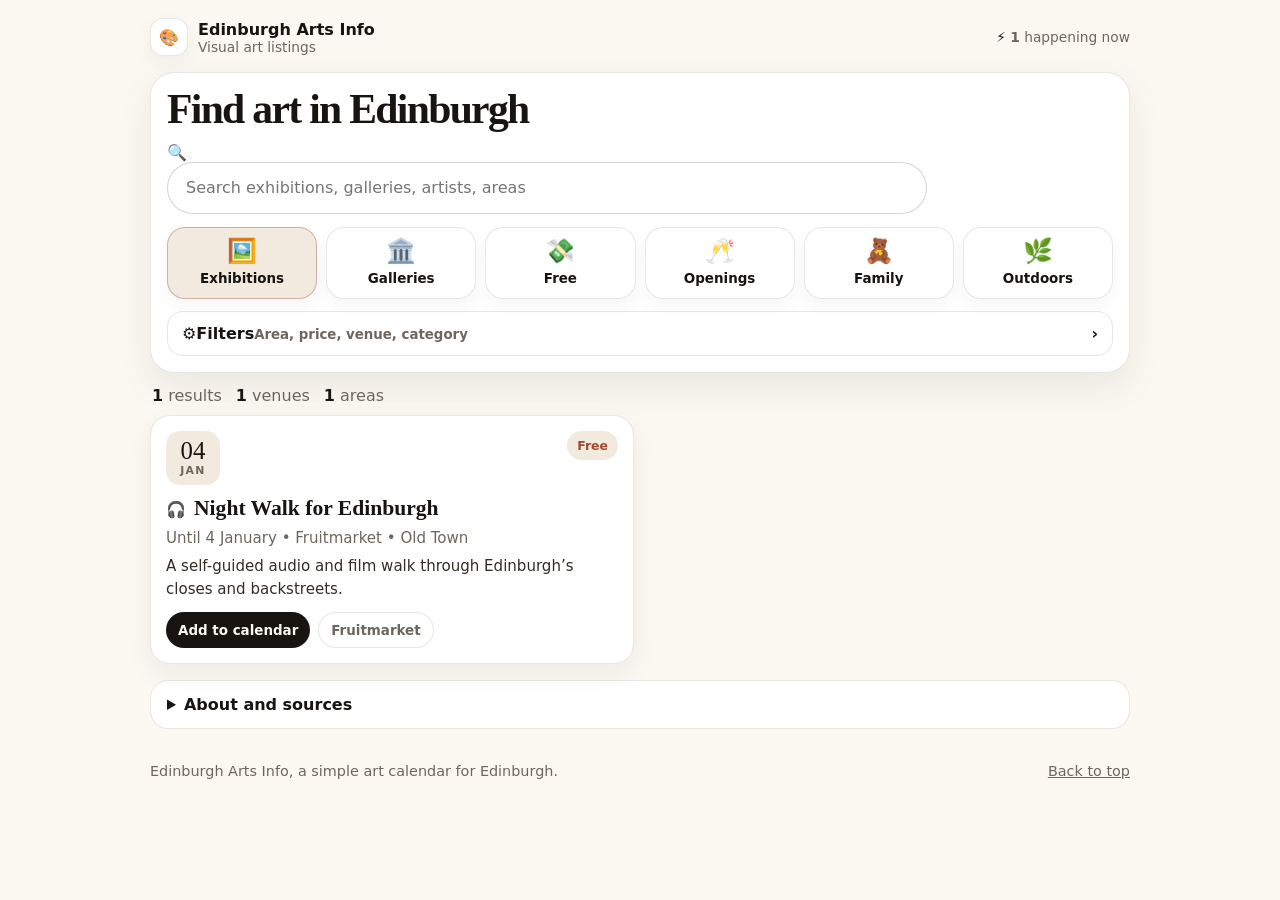
<file: index.html>
<!DOCTYPE html>
<html lang="en-GB">
  <head>
    <meta charset="UTF-8" />
    <meta name="viewport" content="width=device-width, initial-scale=1.0" />
    <meta http-equiv="Content-Security-Policy" content="default-src 'self'; script-src 'self'; style-src 'self'; img-src 'self' data:; font-src 'self'; connect-src 'self'; object-src 'none'; base-uri 'self'; frame-ancestors 'none'; form-action 'self'; upgrade-insecure-requests" />
    <meta name="referrer" content="strict-origin-when-cross-origin" />
    <title>Edinburgh Art Calendar | Exhibitions, Galleries & Free Events</title>
    <meta name="description" content="A simple searchable visual guide to current Edinburgh art exhibitions, galleries, free events and opening nights. Find what is showing in Edinburgh now." />
    <meta name="robots" content="index, follow, max-image-preview:large, max-snippet:-1, max-video-preview:-1" />
    <link rel="canonical" href="https://zenoconorart.github.io/EdinburghArt.info/" />
    <meta name="theme-color" content="#faf7f1" />
    <meta property="og:title" content="Edinburgh Art Calendar" />
    <meta property="og:description" content="A simple visual guide to current Edinburgh art exhibitions, galleries, free events and opening nights." />
    <meta property="og:type" content="website" />
    <meta property="og:url" content="https://zenoconorart.github.io/EdinburghArt.info/" />
    <meta name="twitter:card" content="summary" />
    <meta name="twitter:title" content="Edinburgh Art Calendar" />
    <meta name="twitter:description" content="Find what art is showing in Edinburgh now." />
    <link rel="stylesheet" href="./styles.css?v=20260424-11" />
  </head>
  <body>
    <header class="app-header">
      <a class="brand" href="#top" aria-label="Edinburgh Arts Info home">
        <span class="brand-mark">🎨</span>
        <span><strong>Edinburgh Arts Info</strong><small>Visual art listings</small></span>
      </a>
      <p class="header-count"><span aria-hidden="true">⚡</span> <strong id="todayCount">0</strong> happening now</p>
    </header>

    <main id="top" class="app-shell">
      <section class="search-panel" aria-labelledby="pageTitle">
        <h1 id="pageTitle">Find art in Edinburgh</h1>
        <label class="search-field" for="searchFilter">
          <span class="visually-hidden">Search Edinburgh art listings</span>
          <span class="search-icon" aria-hidden="true">🔍</span>
          <input id="searchFilter" type="search" placeholder="Search exhibitions, galleries, artists, areas" autocomplete="off" />
        </label>

        <nav class="visual-grid" aria-label="Browse visually">
          <button class="visual-tile is-active" data-view-tab="exhibitions" type="button"><span>🖼️</span><strong>Exhibitions</strong></button>
          <button class="visual-tile" data-view-tab="galleries" type="button"><span>🏛️</span><strong>Galleries</strong></button>
          <button class="visual-tile" data-price-tab="free" type="button"><span>💸</span><strong>Free</strong></button>
          <button class="visual-tile" data-view-tab="opening" type="button"><span>🥂</span><strong>Openings</strong></button>
          <button class="visual-tile" data-tag-tab="family" type="button"><span>🧸</span><strong>Family</strong></button>
          <button class="visual-tile" data-tag-tab="outdoors" type="button"><span>🌿</span><strong>Outdoors</strong></button>
        </nav>

        <details class="filter-drawer">
          <summary>
            <span class="filter-summary-main"><span class="filter-cog" aria-hidden="true">⚙️</span><strong>Filters</strong><small>Area, price, venue, category</small></span>
            <span class="filter-arrow" aria-hidden="true">›</span>
          </summary>
          <div class="filter-row" aria-label="Filter listings">
            <label>What<select id="viewFilter"><option value="exhibitions" selected>Exhibitions</option><option value="all">Everything</option><option value="galleries">Galleries</option><option value="opening">Openings and events</option></select></label>
            <label>When<select id="timeFilter"><option value="now" selected>Happening now</option><option value="upcoming">Upcoming</option><option value="all-current">Now and upcoming</option></select></label>
            <label>Price<select id="priceFilter"><option value="all">Any price</option><option value="free">Free</option><option value="paid">Paid</option><option value="under10">Under £10</option><option value="varies">Varies / check source</option></select></label>
            <label>Area<select id="areaFilter"><option value="all">All areas</option></select></label>
            <label>Venue<select id="venueFilter"><option value="all">All venues</option></select></label>
            <label>Category<select id="tagFilter"><option value="all">All categories</option><option value="painting">Painting</option><option value="sculpture">Sculpture</option><option value="photography">Photography</option><option value="printmaking">Printmaking</option><option value="textiles">Textiles</option><option value="family">Family</option><option value="evening">Evening</option><option value="quiet">Quiet</option><option value="outdoors">Outdoors</option><option value="workshop">Workshop</option></select></label>
          </div>
        </details>
      </section>

      <section class="summary-bar" aria-label="Listing summary">
        <p><strong id="listingCount">0</strong> results</p>
        <p><strong id="venueCount">0</strong> venues</p>
        <p><strong id="areaCount">0</strong> areas</p>
      </section>

      <section id="listingsGrid" class="listing-grid" aria-live="polite" aria-label="Edinburgh art listings"></section>

      <details class="source-details">
        <summary>About and sources</summary>
        <div>
          <h2>Current Edinburgh art exhibitions and sources</h2>
          <p>Edinburgh Arts Info is a simple searchable visual guide for current Edinburgh art exhibitions, galleries, free events and opening nights. Listings link to official venue sources for booking, access and final details.</p>
          <ul>
            <li><a href="https://www.fruitmarket.co.uk/event/ilana-halperin/">Fruitmarket</a></li>
            <li><a href="https://www.collective-edinburgh.art/programme/paloma-proudfoot">Collective</a></li>
            <li><a href="https://www.nationalgalleries.org/">National Galleries of Scotland</a></li>
            <li><a href="https://www.royalscottishacademy.org/">Royal Scottish Academy</a></li>
            <li><a href="https://www.summerhall.co.uk/">Summerhall</a></li>
            <li><a href="https://dovecotstudios.com/">Dovecot Studios</a></li>
            <li><a href="https://www.inglebygallery.com/">Ingleby Gallery</a></li>
            <li><a href="https://www.jupiterartland.org/">Jupiter Artland</a></li>
            <li><a href="https://www.stills.org/">Stills</a></li>
            <li><a href="https://edinburghprintmakers.co.uk/">Edinburgh Printmakers</a></li>
          </ul>
        </div>
      </details>
    </main>

    <footer class="app-footer">
      <p>Edinburgh Arts Info, a simple art calendar for Edinburgh.</p>
      <a href="#top">Back to top</a>
    </footer>

    <template id="listingTemplate">
      <article class="listing-card">
        <div class="card-topline">
          <div class="event-date"><span class="event-day"></span><span class="event-month"></span></div>
          <span class="event-price"></span>
        </div>
        <div class="event-main">
          <div class="event-line"><span class="event-emoji" aria-hidden="true"></span><h2 class="event-title"></h2></div>
          <p class="event-meta"></p>
          <p class="event-description"></p>
          <div class="event-actions"><a class="calendar-link" target="_blank" rel="noreferrer">Add to calendar</a><a class="source-link" target="_blank" rel="noreferrer">Official page</a></div>
        </div>
      </article>
    </template>

    <script src="./app.js?v=20260424-11" defer></script>
  </body>
</html>
</file>
<file: styles.css>
:root {
  --ink: #171411;
  --muted: #6d665d;
  --paper: #fbf8f2;
  --card: #ffffff;
  --line: rgba(23, 20, 17, 0.1);
  --line-strong: rgba(23, 20, 17, 0.18);
  --accent: #9c4b31;
  --soft: #f2eadf;
  --shadow: 0 14px 34px rgba(42, 31, 22, 0.08);
  --serif: Georgia, 'Times New Roman', serif;
  --sans: 'Avenir Next', 'Segoe UI', system-ui, sans-serif;
}
* { box-sizing: border-box; }
html { scroll-behavior: smooth; }
body { margin: 0; color: var(--ink); background: var(--paper); font-family: var(--sans); }
a { color: inherit; }
.app-header, .app-shell, .app-footer { width: min(980px, calc(100% - 28px)); margin: 0 auto; }
.app-header { display: flex; justify-content: space-between; align-items: center; gap: 16px; padding: 18px 0 10px; }
.brand { display: inline-flex; align-items: center; gap: 10px; color: var(--ink); text-decoration: none; }
.brand-mark { display: grid; place-items: center; width: 38px; height: 38px; border-radius: 13px; background: var(--card); border: 1px solid var(--line); box-shadow: 0 8px 20px rgba(42,31,22,0.05); }
.brand strong, .brand small { display: block; }
.brand strong { font-size: 1rem; }
.brand small, .header-count { color: var(--muted); font-size: 0.86rem; }
.header-count { margin: 0; white-space: nowrap; }
.header-count span { color: var(--ink); font-weight: 900; }
.app-shell { padding: 6px 0 34px; }
.search-panel { padding: 16px; border: 1px solid var(--line); border-radius: 24px; background: var(--card); box-shadow: var(--shadow); }
h1 { margin: 0 0 12px; text-align: left; font-family: var(--serif); font-size: clamp(1.65rem, 5vw, 2.6rem); line-height: 1; letter-spacing: -0.04em; }
.search-field { display: block; max-width: 760px; }
.visually-hidden { position: absolute; width: 1px; height: 1px; padding: 0; margin: -1px; overflow: hidden; clip: rect(0,0,0,0); white-space: nowrap; border: 0; }
.search-field input { width: 100%; min-height: 52px; padding: 0 18px; border: 1px solid var(--line-strong); border-radius: 999px; background: #fff; color: var(--ink); font: inherit; font-size: 1rem; box-shadow: inset 0 1px 0 rgba(255,255,255,0.8); }
.visual-grid { display: grid; grid-template-columns: repeat(6, minmax(0, 1fr)); gap: 9px; margin-top: 13px; }
.visual-tile { display: grid; place-items: center; gap: 6px; min-height: 72px; padding: 10px 8px; border: 1px solid var(--line); border-radius: 18px; background: #fff; color: var(--ink); font: inherit; cursor: pointer; box-shadow: 0 7px 18px rgba(42,31,22,0.04); }
.visual-tile span { font-size: 1.5rem; line-height: 1; }
.visual-tile strong { font-size: 0.84rem; }
.visual-tile.is-active { border-color: rgba(156,75,49,0.36); background: var(--soft); }
.filter-drawer { margin-top: 12px; border: 1px solid var(--line); border-radius: 16px; background: #fff; }
.filter-drawer summary { display: flex; align-items: center; justify-content: space-between; gap: 12px; padding: 12px 14px; color: var(--ink); font-weight: 900; cursor: pointer; list-style: none; }
.filter-drawer summary::-webkit-details-marker { display: none; }
.filter-drawer summary small { color: var(--muted); font-weight: 600; }
.filter-row { display: grid; grid-template-columns: repeat(6, minmax(0, 1fr)); gap: 9px; padding: 0 14px 14px; }
.filter-row label { display: grid; gap: 5px; color: var(--muted); font-size: 0.78rem; font-weight: 750; }
select { min-height: 40px; padding: 0 9px; border: 1px solid var(--line); border-radius: 12px; background: #fff; color: var(--ink); font: inherit; font-size: 0.9rem; }
.summary-bar { display: flex; gap: 14px; padding: 13px 2px 10px; color: var(--muted); }
.summary-bar p { margin: 0; }
.summary-bar strong { color: var(--ink); }
.listing-grid { display: grid; grid-template-columns: repeat(2, minmax(0, 1fr)); gap: 12px; }
.listing-card { display: grid; gap: 12px; padding: 15px; border: 1px solid var(--line); border-radius: 20px; background: var(--card); box-shadow: 0 10px 26px rgba(42,31,22,0.06); }
.card-topline { display: flex; align-items: flex-start; justify-content: space-between; gap: 12px; }
.event-date { display: inline-grid; min-width: 54px; justify-items: center; gap: 1px; padding: 8px 6px; border-radius: 14px; background: var(--soft); }
.event-day { font-family: var(--serif); font-size: 1.55rem; line-height: 1; }
.event-month { color: var(--muted); font-size: 0.68rem; font-weight: 900; letter-spacing: 0.12em; text-transform: uppercase; }
.event-price { padding: 7px 10px; border-radius: 999px; background: var(--soft); color: var(--accent); font-size: 0.78rem; font-weight: 900; white-space: nowrap; }
.event-line { display: flex; align-items: baseline; gap: 8px; }
.event-emoji { flex: 0 0 auto; }
.event-title { margin: 0; font-family: var(--serif); font-size: 1.35rem; line-height: 1.08; }
.event-meta, .event-description { margin: 6px 0 0; color: var(--muted); line-height: 1.5; font-size: 0.94rem; }
.event-description { color: #342d27; }
.event-actions { display: flex; flex-wrap: wrap; gap: 8px; margin-top: 12px; }
.calendar-link, .source-link { display: inline-flex; align-items: center; min-height: 36px; padding: 0 12px; border-radius: 999px; text-decoration: none; font-size: 0.84rem; font-weight: 800; }
.calendar-link { background: var(--ink); color: var(--paper); }
.source-link { border: 1px solid var(--line); color: var(--muted); background: #fff; }
.empty-state { grid-column: 1 / -1; padding: 22px; border: 1px dashed var(--line-strong); border-radius: 18px; background: #fff; color: var(--muted); }
.empty-state h2 { margin: 0 0 6px; font-family: var(--serif); color: var(--ink); }
.source-details { margin-top: 16px; padding: 14px 16px; border: 1px solid var(--line); border-radius: 18px; background: #fff; color: var(--muted); }
.source-details summary { color: var(--ink); font-weight: 900; cursor: pointer; }
.source-details h2 { margin: 14px 0 6px; font-family: var(--serif); color: var(--ink); }
.source-details p, .source-details li { line-height: 1.55; }
.source-details ul { columns: 2; padding-left: 18px; }
.app-footer { display: flex; justify-content: space-between; gap: 16px; padding: 0 0 34px; color: var(--muted); font-size: 0.9rem; }
.app-footer p { margin: 0; }
@media (max-width: 920px) {
  .visual-grid { grid-template-columns: repeat(3, minmax(0, 1fr)); }
  .filter-row { grid-template-columns: repeat(3, minmax(0, 1fr)); }
}
@media (max-width: 820px) {
  .listing-grid { grid-template-columns: 1fr; }
}
@media (max-width: 720px) {
  .app-header { align-items: flex-start; flex-direction: column; gap: 8px; }
  .search-panel { padding: 14px; border-radius: 20px; }
  h1 { font-size: clamp(1.55rem, 9vw, 2.35rem); }
  .visual-grid, .filter-row { grid-template-columns: repeat(2, minmax(0, 1fr)); }
  .event-title { font-size: 1.24rem; }
  .source-details ul { columns: 1; }
  .app-footer { flex-direction: column; }
}
</file>
